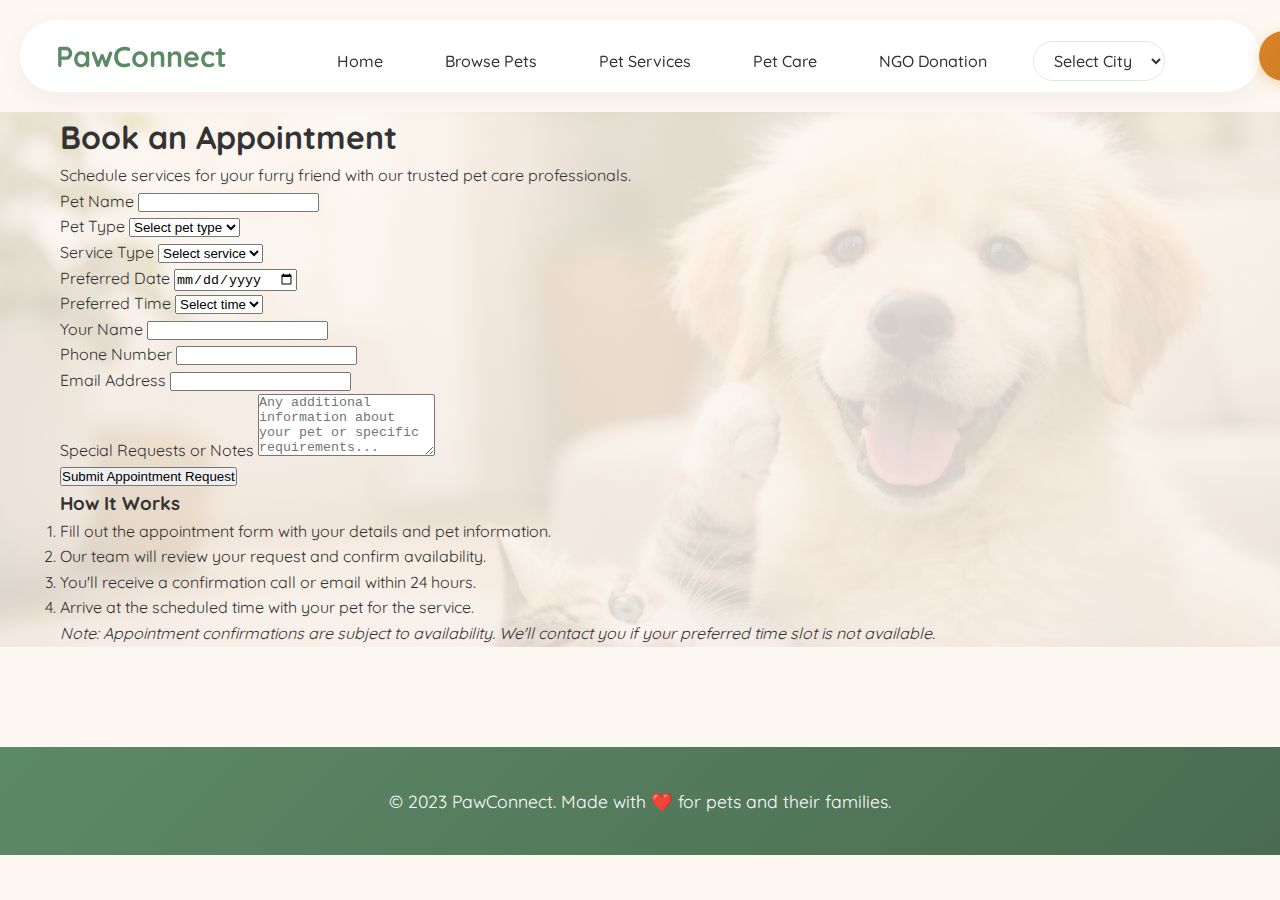
<file: book-appointment.html>
<!DOCTYPE html>
<html lang="en">
<head>
    <meta charset="UTF-8">
    <meta name="viewport" content="width=device-width, initial-scale=1.0">
    <title>Book an Appointment - PawConnect</title>
    <link rel="stylesheet" href="styles.css">
</head>
<body>
    <header>
        <nav class="navbar">
            <div class="nav-container">
                <div class="nav-logo">
                    <h1>PawConnect</h1>
                </div>
                <ul class="nav-links">
                    <li><a href="index.html">Home</a></li>
                    <li><a href="browse-pets.html">Browse Pets</a></li>
                    <li><a href="pet-services.html">Pet Services</a></li>
                    <li><a href="pet-care.html">Pet Care</a></li>
                    <li><a href="ngo-donation.html">NGO Donation</a></li>
                    <li>
                        <select id="global-location-select" class="nav-select">
                            <option value="">Select City</option>
                            <option value="mumbai">Mumbai</option>
                            <option value="delhi">Delhi</option>
                            <option value="bangalore">Bangalore</option>
                        </select>
                    </li>
                </ul>
                <div class="nav-button">
                    <a href="book-appointment.html" class="btn-appointment">Book an Appointment</a>
                </div>
            </div>
        </nav>
    </header>

    <main>
        <section class="page-header">
            <div class="container">
                <h1>Book an Appointment</h1>
                <p>Schedule services for your furry friend with our trusted pet care professionals.</p>
            </div>
        </section>

        <section class="appointment-section">
            <div class="container">
                <div class="appointment-form-container">
                    <form class="appointment-form" id="appointment-form">
                        <div class="form-group">
                            <label for="pet-name">Pet Name</label>
                            <input type="text" id="pet-name" name="pet-name" required>
                        </div>
                        <div class="form-group">
                            <label for="pet-type">Pet Type</label>
                            <select id="pet-type" name="pet-type" required>
                                <option value="">Select pet type</option>
                                <option value="dog">Dog</option>
                                <option value="cat">Cat</option>
                                <option value="bird">Bird</option>
                                <option value="other">Other</option>
                            </select>
                        </div>
                        <div class="form-group">
                            <label for="service-type">Service Type</label>
                            <select id="service-type" name="service-type" required>
                                <option value="">Select service</option>
                                <option value="grooming">Grooming</option>
                                <option value="vet-checkup">Vet Checkup</option>
                                <option value="vaccination">Vaccination</option>
                                <option value="training">Training</option>
                                <option value="boarding">Boarding</option>
                            </select>
                        </div>
                        <div class="form-group">
                            <label for="appointment-date">Preferred Date</label>
                            <input type="date" id="appointment-date" name="appointment-date" required>
                        </div>
                        <div class="form-group">
                            <label for="appointment-time">Preferred Time</label>
                            <select id="appointment-time" name="appointment-time" required>
                                <option value="">Select time</option>
                                <option value="9:00">9:00 AM</option>
                                <option value="10:00">10:00 AM</option>
                                <option value="11:00">11:00 AM</option>
                                <option value="12:00">12:00 PM</option>
                                <option value="14:00">2:00 PM</option>
                                <option value="15:00">3:00 PM</option>
                                <option value="16:00">4:00 PM</option>
                                <option value="17:00">5:00 PM</option>
                            </select>
                        </div>
                        <div class="form-group">
                            <label for="contact-name">Your Name</label>
                            <input type="text" id="contact-name" name="contact-name" required>
                        </div>
                        <div class="form-group">
                            <label for="contact-phone">Phone Number</label>
                            <input type="tel" id="contact-phone" name="contact-phone" required>
                        </div>
                        <div class="form-group">
                            <label for="contact-email">Email Address</label>
                            <input type="email" id="contact-email" name="contact-email" required>
                        </div>
                        <div class="form-group">
                            <label for="special-requests">Special Requests or Notes</label>
                            <textarea id="special-requests" name="special-requests" rows="4" placeholder="Any additional information about your pet or specific requirements..."></textarea>
                        </div>
                        <button type="submit">Submit Appointment Request</button>
                    </form>
                </div>

                <div class="appointment-info">
                    <h3>How It Works</h3>
                    <ol>
                        <li>Fill out the appointment form with your details and pet information.</li>
                        <li>Our team will review your request and confirm availability.</li>
                        <li>You'll receive a confirmation call or email within 24 hours.</li>
                        <li>Arrive at the scheduled time with your pet for the service.</li>
                    </ol>
                    <p><em>Note: Appointment confirmations are subject to availability. We'll contact you if your preferred time slot is not available.</em></p>
                </div>
            </div>
        </section>
    </main>

    <footer>
        <div class="container">
            <p>&copy; 2023 PawConnect. Made with ❤️ for pets and their families.</p>
        </div>
    </footer>

    <script src="script.js"></script>
</body>
</html>
</file>
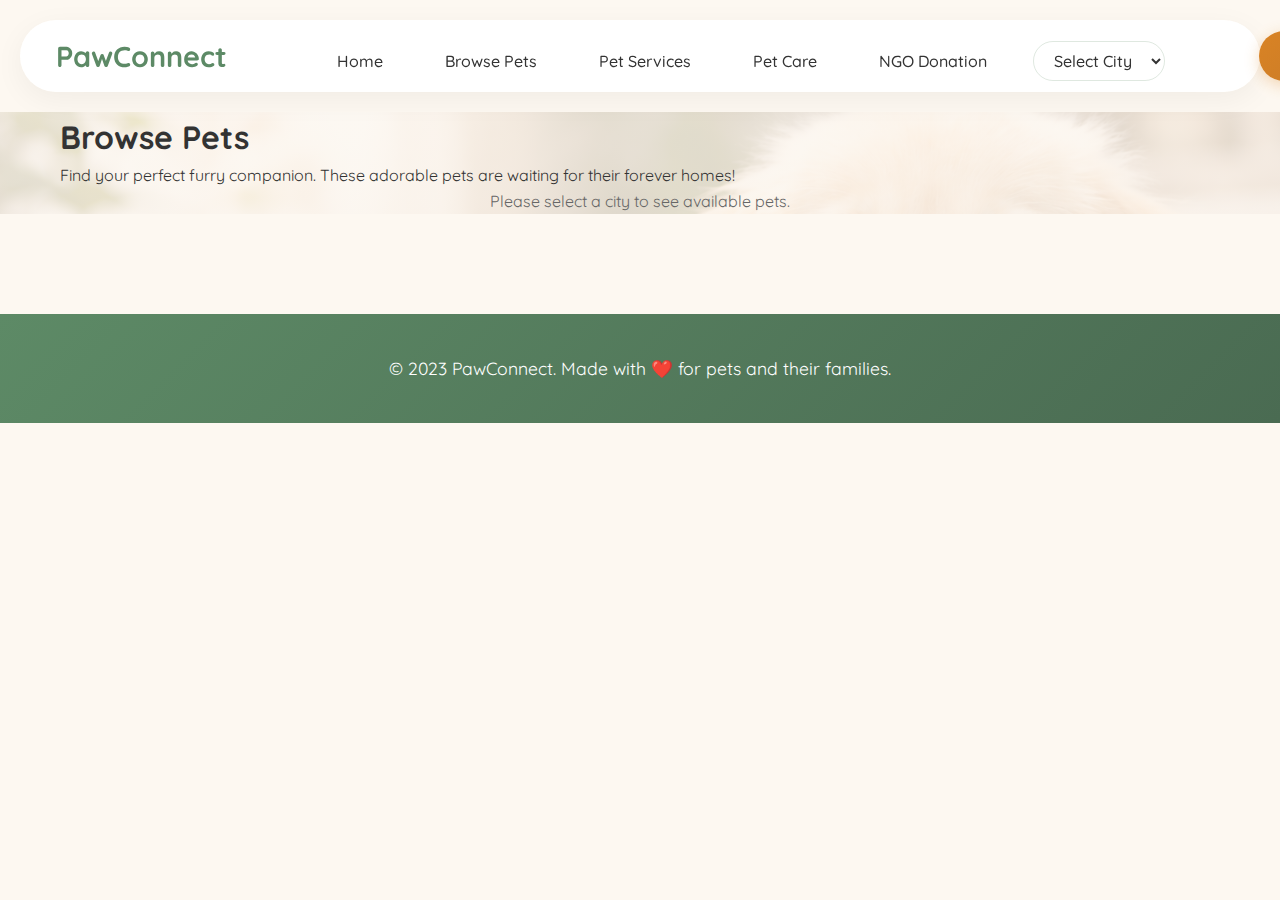
<file: browse-pets.html>
<!DOCTYPE html>
<html lang="en">
<head>
    <meta charset="UTF-8">
    <meta name="viewport" content="width=device-width, initial-scale=1.0">
    <title>Browse Pets - PawConnect</title>
    <link rel="stylesheet" href="styles.css">
</head>
<body>
    <header>
        <nav class="navbar">
            <div class="nav-container">
                <div class="nav-logo">
                    <h1>PawConnect</h1>
                </div>
                <ul class="nav-links">
                    <li><a href="index.html">Home</a></li>
                    <li><a href="browse-pets.html">Browse Pets</a></li>
                    <li><a href="pet-services.html">Pet Services</a></li>
                    <li><a href="pet-care.html">Pet Care</a></li>
                    <li><a href="ngo-donation.html">NGO Donation</a></li>
                    <li>
                        <select id="global-location-select" class="nav-select">
                            <option value="">Select City</option>
                            <option value="mumbai">Mumbai</option>
                            <option value="delhi">Delhi</option>
                            <option value="bangalore">Bangalore</option>
                        </select>
                    </li>
                </ul>
                <div class="nav-button">
                    <a href="book-appointment.html" class="btn-appointment">Book an Appointment</a>
                </div>
            </div>
        </nav>
    </header>

    <main>
        <section class="page-header">
            <div class="container">
                <h1>Browse Pets</h1>
                <p>Find your perfect furry companion. These adorable pets are waiting for their forever homes!</p>

            </div>
        </section>

        <section class="pet-list-section">
            <div class="container">
                <div class="pet-grid pet-list">
                    <!-- Pets will be loaded here dynamically -->
                    <p style="grid-column: 1/-1; text-align: center; color: #666;">Please select a city to see available pets.</p>
                </div>
            </div>
        </section>
    </main>

    <footer>
        <div class="container">
            <p>&copy; 2023 PawConnect. Made with ❤️ for pets and their families.</p>
        </div>
    </footer>
    <script src="script.js"></script>
</body>
</html>
</file>
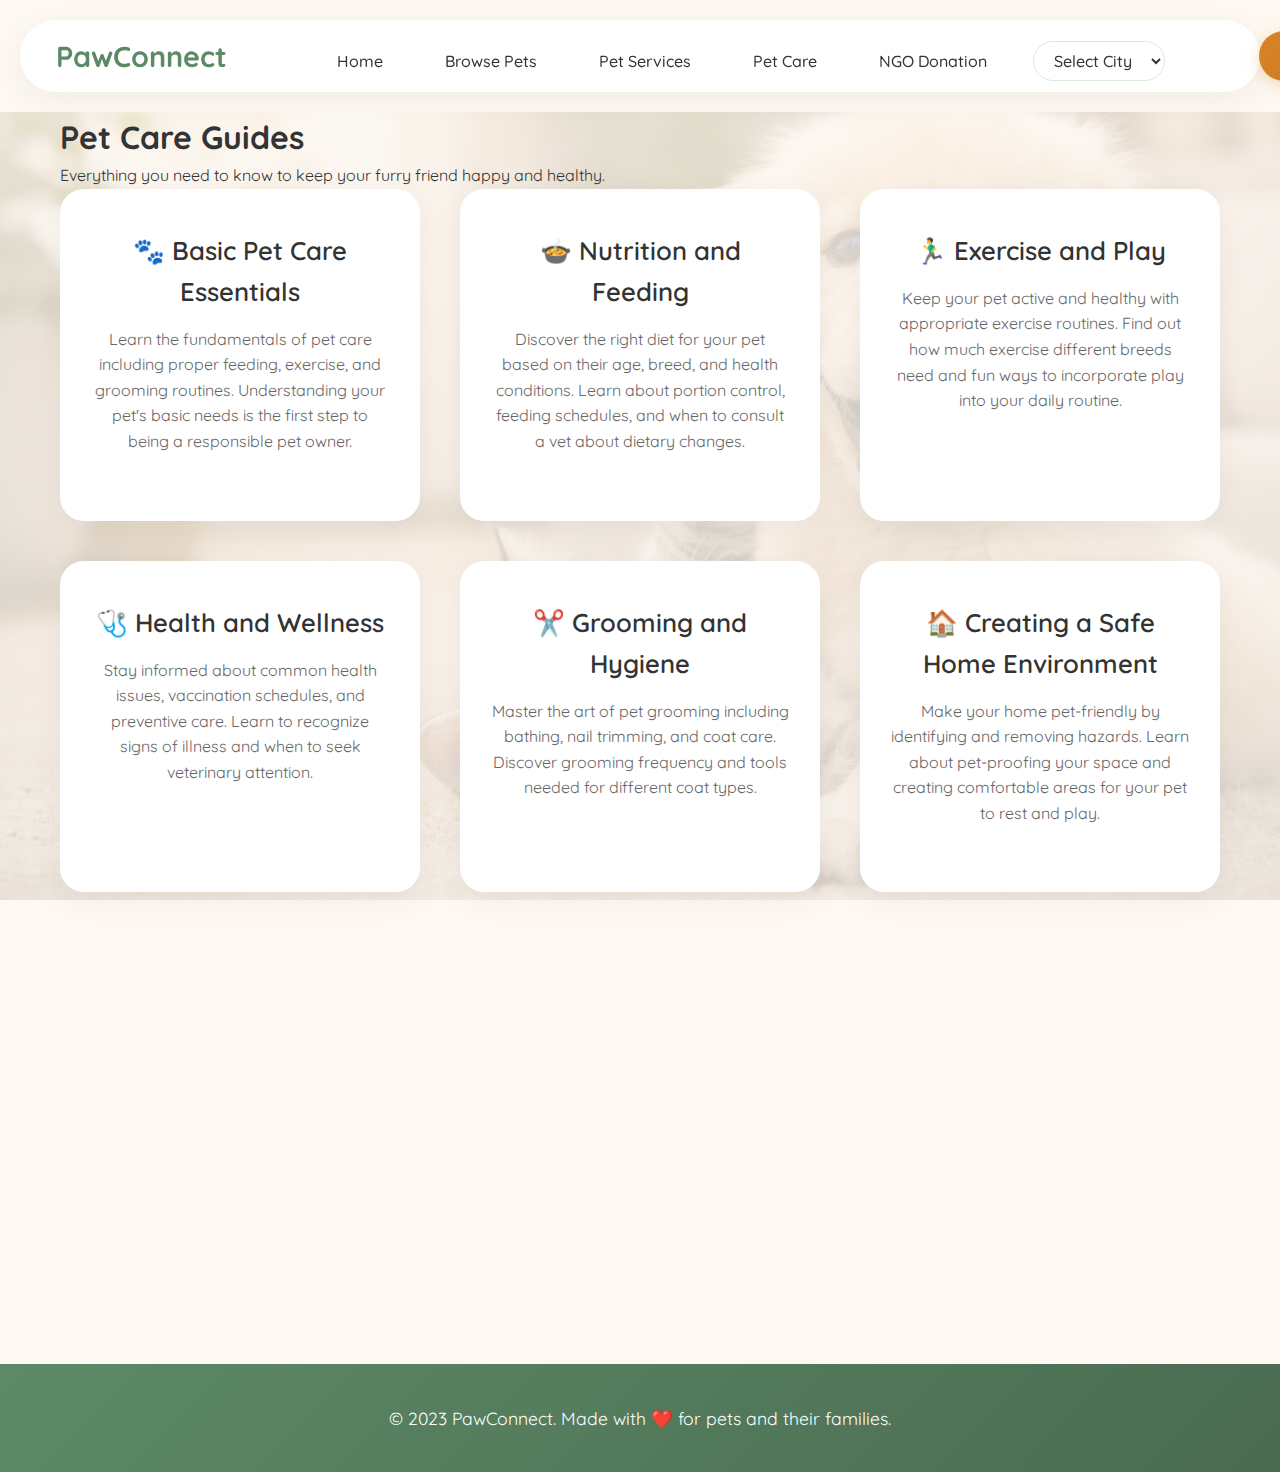
<file: pet-care.html>
<!DOCTYPE html>
<html lang="en">
<head>
    <meta charset="UTF-8">
    <meta name="viewport" content="width=device-width, initial-scale=1.0">
    <title>Pet Care - PawConnect</title>
    <link rel="stylesheet" href="styles.css">
</head>
<body>
    <header>
        <nav class="navbar">
            <div class="nav-container">
                <div class="nav-logo">
                    <h1>PawConnect</h1>
                </div>
                <ul class="nav-links">
                    <li><a href="index.html">Home</a></li>
                    <li><a href="browse-pets.html">Browse Pets</a></li>
                    <li><a href="pet-services.html">Pet Services</a></li>
                    <li><a href="pet-care.html">Pet Care</a></li>
                    <li><a href="ngo-donation.html">NGO Donation</a></li>
                    <li>
                        <select id="global-location-select" class="nav-select">
                            <option value="">Select City</option>
                            <option value="mumbai">Mumbai</option>
                            <option value="delhi">Delhi</option>
                            <option value="bangalore">Bangalore</option>
                        </select>
                    </li>
                </ul>
                <div class="nav-button">
                    <a href="book-appointment.html" class="btn-appointment">Book an Appointment</a>
                </div>
            </div>
        </nav>
    </header>

    <main>
        <section class="page-header">
            <div class="container">
                <h1>Pet Care Guides</h1>
                <p>Everything you need to know to keep your furry friend happy and healthy.</p>
            </div>
        </section>

        <section class="care-section">
            <div class="container">
                <div class="care-grid">
                    <div class="care-card">
                        <h3>🐾 Basic Pet Care Essentials</h3>
                        <p>Learn the fundamentals of pet care including proper feeding, exercise, and grooming routines. Understanding your pet's basic needs is the first step to being a responsible pet owner.</p>
                    </div>
                    <div class="care-card">
                        <h3>🍲 Nutrition and Feeding</h3>
                        <p>Discover the right diet for your pet based on their age, breed, and health conditions. Learn about portion control, feeding schedules, and when to consult a vet about dietary changes.</p>
                    </div>
                    <div class="care-card">
                        <h3>🏃‍♂️ Exercise and Play</h3>
                        <p>Keep your pet active and healthy with appropriate exercise routines. Find out how much exercise different breeds need and fun ways to incorporate play into your daily routine.</p>
                    </div>
                    <div class="care-card">
                        <h3>🩺 Health and Wellness</h3>
                        <p>Stay informed about common health issues, vaccination schedules, and preventive care. Learn to recognize signs of illness and when to seek veterinary attention.</p>
                    </div>
                    <div class="care-card">
                        <h3>✂️ Grooming and Hygiene</h3>
                        <p>Master the art of pet grooming including bathing, nail trimming, and coat care. Discover grooming frequency and tools needed for different coat types.</p>
                    </div>
                    <div class="care-card">
                        <h3>🏠 Creating a Safe Home Environment</h3>
                        <p>Make your home pet-friendly by identifying and removing hazards. Learn about pet-proofing your space and creating comfortable areas for your pet to rest and play.</p>
                    </div>
                    <div class="care-card">
                        <h3>🎓 Training and Behavior</h3>
                        <p>Understand basic training techniques and positive reinforcement methods. Learn how to address common behavioral issues and build a strong bond with your pet.</p>
                    </div>
                    <div class="care-card">
                        <h3>👶 Caring for Different Life Stages</h3>
                        <p>Adjust your care routine as your pet ages. Learn about the specific needs of puppies/kittens, adult pets, and senior pets to ensure they thrive at every stage.</p>
                    </div>
                </div>
            </div>
        </section>
    </main>

    <footer>
        <div class="container">
            <p>&copy; 2023 PawConnect. Made with ❤️ for pets and their families.</p>
        </div>
    </footer>
    <script src="script.js"></script>
</body>
</html>
</file>
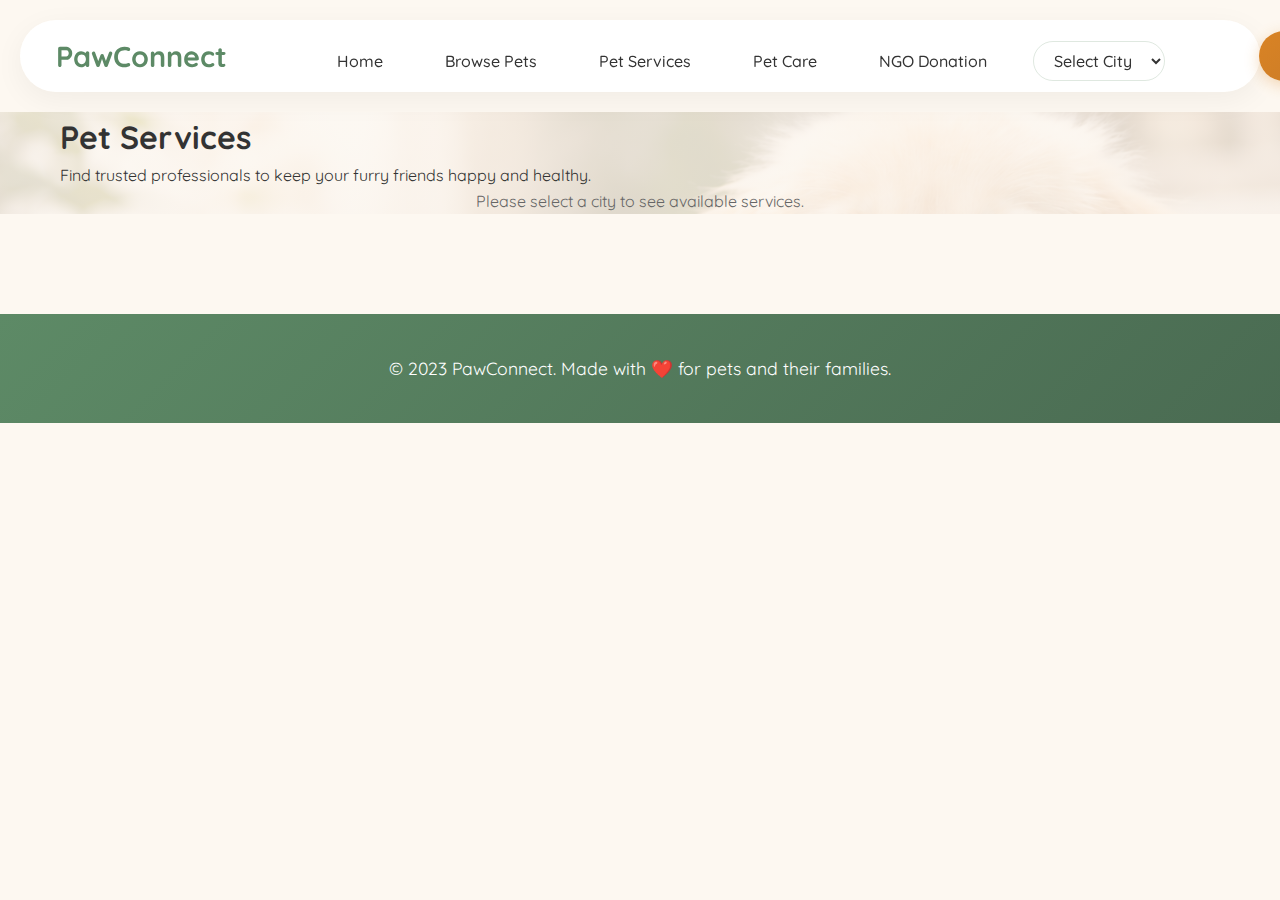
<file: pet-services.html>
<!DOCTYPE html>
<html lang="en">
<head>
    <meta charset="UTF-8">
    <meta name="viewport" content="width=device-width, initial-scale=1.0">
    <title>Pet Services - PawConnect</title>
    <link rel="stylesheet" href="styles.css">
</head>
<body>
    <header>
        <nav class="navbar">
            <div class="nav-container">
                <div class="nav-logo">
                    <h1>PawConnect</h1>
                </div>
                <ul class="nav-links">
                    <li><a href="index.html">Home</a></li>
                    <li><a href="browse-pets.html">Browse Pets</a></li>
                    <li><a href="pet-services.html">Pet Services</a></li>
                    <li><a href="pet-care.html">Pet Care</a></li>
                    <li><a href="ngo-donation.html">NGO Donation</a></li>
                    <li>
                        <select id="global-location-select" class="nav-select">
                            <option value="">Select City</option>
                            <option value="mumbai">Mumbai</option>
                            <option value="delhi">Delhi</option>
                            <option value="bangalore">Bangalore</option>
                        </select>
                    </li>
                </ul>
                <div class="nav-button">
                    <a href="book-appointment.html" class="btn-appointment">Book an Appointment</a>
                </div>
            </div>
        </nav>
    </header>

    <main>
        <section class="page-header">
            <div class="container">
                <h1>Pet Services</h1>
                <p>Find trusted professionals to keep your furry friends happy and healthy.</p>

            </div>
        </section>

        <section class="services-section">
            <div class="container">
                <div class="service-grid service-list">
                    <!-- Services will be loaded here dynamically -->
                    <p style="grid-column: 1/-1; text-align: center; color: #666;">Please select a city to see available services.</p>
                </div>
            </div>
        </section>
    </main>

    <footer>
        <div class="container">
            <p>&copy; 2023 PawConnect. Made with ❤️ for pets and their families.</p>
        </div>
    </footer>
    <script src="script.js"></script>
</body>
</html>
</file>
<file: styles.css>
/* Import Google Fonts */
@import url('https://fonts.googleapis.com/css2?family=Quicksand:wght@300;400;500;600;700&display=swap');

/* Basic Reset */
* {
    margin: 0;
    padding: 0;
    box-sizing: border-box;
}

body {
    font-family: 'Quicksand', sans-serif;
    line-height: 1.6;
    color: #333333;
    background-color: #FDF8F1;
}

/* Navbar - Floating White Pill */
.navbar {
    background: rgba(255, 255, 255, 0.95);
    backdrop-filter: blur(10px);
    border-radius: 50px;
    box-shadow: 0 8px 30px rgba(0,0,0,0.05);
    position: sticky;
    top: 20px;
    z-index: 1000;
    margin: 20px;
    border: 1px solid rgba(255, 255, 255, 0.2);
}

.nav-container {
    max-width: 1200px;
    /* margin: 0 auto; */
    padding: 0 30px;
    display: flex;
    justify-content: space-between;
    align-items: center;
    height: 70px;
}

.nav-left {
    display: flex;
    align-items: center;
    gap: 40px;
}

.nav-logo {
    margin-left: 5px;
}

.nav-logo h1 {
    color: #5D8A66;
    font-size: 1.8em;
    font-weight: 700;
    text-shadow: none;
}

.nav-links {
    display: flex;
    list-style: none;
    gap: 30px;
    margin-top: 17px;
}

.nav-links a {
    color: #333333;
    text-decoration: none;
    font-weight: 500;
    padding: 8px 16px;
    border-radius: 20px;
    transition: all 0.3s ease;
}

.nav-links a:hover {
    background-color: rgba(93, 138, 102, 0.1);
    color: #5D8A66;
}

.nav-select {
    padding: 8px 16px;
    border-radius: 20px;
    border: 1px solid rgba(93, 138, 102, 0.2);
    background-color: transparent;
    color: #333333;
    font-family: 'Quicksand', sans-serif;
    font-weight: 500;
    font-size: 1em;
    cursor: pointer;
    transition: all 0.3s ease;
    outline: none;
    margin-top: -25px;
}

.nav-select:hover, .nav-select:focus {
    background-color: rgba(93, 138, 102, 0.1);
    border-color: #5D8A66;
    color: #5D8A66;
}

.nav-select option {
    background-color: #fff;
    color: #333;
}

.nav-button {
    flex-shrink: 0;
    margin-right: -280px;
}

.nav-button .btn-appointment {
    background: linear-gradient(135deg, #D98324 0%, #B8732D 100%);
    color: white;
    padding: 12px 24px;
    border-radius: 25px;
    text-decoration: none;
    font-weight: 600;
    box-shadow: 0 4px 15px rgba(217, 131, 36, 0.3);
    transition: all 0.3s ease;
    white-space: nowrap;
    display: inline-block;
}

.nav-button .btn-appointment:hover {
    transform: translateY(-2px);
    box-shadow: 0 12px 40px rgba(217, 131, 36, 0.4);
}

/* Main Section Background */
main {
    background: linear-gradient(rgba(253, 248, 241, 0.85), rgba(245, 240, 232, 0.85)), url('home page photo.png');
    background-size: cover;
    background-position: center;
    background-attachment: fixed;
    background-repeat: no-repeat;
    position: relative;
    z-index: 1;
}

/* Container */
.container {
    max-width: 1200px;
    margin: 0 auto;
    padding: 0 20px;
}

/* Hero Section - Two Column Layout */
.hero {
    background: url('home page photo.png');
    background-size: cover;
    background-position: center;
    background-repeat: no-repeat;
    padding: 100px 0;
    display: flex;
    align-items: center;
    min-height: 70vh;
    gap: 60px;
}

.hero-content {
    flex: 1;
    padding: 0 40px;
}

.hero h2 {
    font-size: 3.5em;
    margin-bottom: 20px;
    color: #333333;
    font-weight: 700;
    line-height: 1.2;
}

.hero p {
    font-size: 1.4em;
    margin-bottom: 40px;
    color: #000000;
    font-weight: 500;
    line-height: 1.6;
}

.hero-buttons {
    display: flex;
    gap: 20px;
}

.btn-primary, .btn-secondary {
    padding: 16px 32px;
    border-radius: 24px;
    text-decoration: none;
    font-weight: 600;
    font-size: 1.1em;
    transition: all 0.3s ease;
    display: inline-block;
    box-shadow: 0 8px 30px rgba(0,0,0,0.05);
}

.btn-primary {
    background: linear-gradient(135deg, #5D8A66 0%, #4A6B52 100%);
    color: white;
    box-shadow: 0 8px 30px rgba(93, 138, 102, 0.3);
}

.btn-primary:hover {
    transform: translateY(-3px);
    box-shadow: 0 12px 40px rgba(93, 138, 102, 0.4);
}

.btn-secondary {
    background: linear-gradient(135deg, #D98324 0%, #B8732D 100%);
    color: white;
    box-shadow: 0 8px 30px rgba(217, 131, 36, 0.3);
}

.btn-secondary:hover {
    transform: translateY(-3px);
    box-shadow: 0 12px 40px rgba(217, 131, 36, 0.4);
}

.hero-image {
    flex: 1;
    text-align: center;
    padding: 0 40px;
}

.hero-image img {
    width: 100%;
    height: 100%;
    object-fit: cover;
    border-radius: 24px;
    box-shadow: 0 20px 60px rgba(0,0,0,0.1);
    opacity: 1;
}

/* Features Section */
.features {
    padding: 100px 0;
    background-color: #FDF8F1;
}

.features h2 {
    text-align: center;
    font-size: 2.5em;
    margin-bottom: 60px;
    color: #333333;
    font-weight: 700;
}

.feature-grid, .pet-grid, .service-grid, .ngo-grid, .care-grid {
    display: grid;
    grid-template-columns: repeat(auto-fit, minmax(280px, 1fr));
    gap: 40px;
}

.feature-card, .pet-card, .service-card, .ngo-card, .care-card {
    background: white;
    border-radius: 24px;
    padding: 40px 30px;
    text-align: center;
    box-shadow: 0 8px 30px rgba(0,0,0,0.05);
    transition: all 0.3s ease;
    border: 1px solid rgba(255, 255, 255, 0.8);
}

.feature-card:hover, .pet-card:hover, .service-card:hover, .ngo-card:hover, .care-card:hover {
    transform: translateY(-8px) scale(1.02);
    box-shadow: 0 20px 60px rgba(0,0,0,0.1);
}

.feature-card img, .pet-card img, .service-card img, .ngo-card img {
    width: 100px;
    height: 100px;
    border-radius: 50%;
    margin-bottom: 25px;
    object-fit: cover;
    box-shadow: 0 8px 30px rgba(0,0,0,0.05);
    animation: float 6s ease-in-out infinite;
}

.feature-card h3, .pet-card h3, .service-card h3, .ngo-card h3, .care-card h3 {
    font-size: 1.6em;
    margin-bottom: 15px;
    color: #333333;
    font-weight: 600;
}

.feature-card p, .pet-card p, .service-card p, .ngo-card p, .care-card p {
    color: #666;
    margin-bottom: 25px;
    font-weight: 400;
    line-height: 1.6;
}

/* Update animation targets */
.feature-card, .pet-card, .service-card, .ngo-card, .care-card, .hero-content, .hero-image {
    opacity: 0; /* Hidden initially for JS observer */
    transform: translateY(30px);
    transition: opacity 0.8s ease-out, transform 0.8s ease-out;
}

.feature-card.visible, .pet-card.visible, .service-card.visible, .ngo-card.visible, .care-card.visible, .hero-content.visible, .hero-image.visible {
    opacity: 1;
    transform: translateY(0);
}

.btn-link {
    color: #D98324;
    text-decoration: none;
    font-weight: 600;
    border-bottom: 2px solid transparent;
    transition: all 0.3s ease;
    padding: 8px 16px;
    border-radius: 20px;
}

.btn-link:hover {
    border-bottom-color: #D98324;
    background-color: rgba(217, 131, 36, 0.1);
}

/* Footer */
footer {
    background: linear-gradient(135deg, #5D8A66 0%, #4A6B52 100%);
    color: white;
    text-align: center;
    padding: 40px 0;
    margin-top: 100px;
}

footer p {
    font-size: 1.1em;
    font-weight: 400;
}

/* Responsive Design */
@media (max-width: 768px) {
    .navbar {
        margin: 10px;
        padding: 0 20px;
    }

    .nav-container {
        padding: 0 20px;
        height: 60px;
    }

    .nav-left {
        gap: 20px;
    }

    .nav-links {
        gap: 15px;
    }

    .nav-links a {
        padding: 6px 12px;
        font-size: 0.9em;
    }

    .hero {
        flex-direction: column;
        text-align: center;
        padding: 80px 0;
        gap: 40px;
    }

    .hero-content {
        padding: 0 20px;
    }

    .hero h2 {
        font-size: 2.5em;
    }

    .hero p {
        font-size: 1.2em;
    }

    .hero-buttons {
        justify-content: center;
        flex-wrap: wrap;
    }

    .btn-primary, .btn-secondary {
        padding: 14px 28px;
        font-size: 1em;
    }

    .hero-image {
        padding: 0 20px;
    }

    .feature-grid {
        grid-template-columns: 1fr;
        gap: 30px;
    }

    .feature-card {
        padding: 30px 20px;
    }
}

/* Additional Softness and Polish */
* {
    -webkit-font-smoothing: antialiased;
    -moz-osx-font-smoothing: grayscale;
}

/* Subtle animations */
@keyframes fadeInUp {
    from {
        opacity: 0;
        transform: translateY(30px);
    }
    to {
        opacity: 1;
        transform: translateY(0);
    }
}

@keyframes float {
    0% { transform: translateY(0px); }
    50% { transform: translateY(-10px); }
    100% { transform: translateY(0px); }
}

@keyframes pulse-glow {
    0% { box-shadow: 0 0 0 0 rgba(217, 131, 36, 0.4); }
    70% { box-shadow: 0 0 0 10px rgba(217, 131, 36, 0); }
    100% { box-shadow: 0 0 0 0 rgba(217, 131, 36, 0); }
}

.feature-card, .hero-content, .hero-image {
    opacity: 0; /* Hidden initially for JS observer */
    transform: translateY(30px);
    transition: opacity 0.8s ease-out, transform 0.8s ease-out;
}

.feature-card.visible, .hero-content.visible, .hero-image.visible {
    opacity: 1;
    transform: translateY(0);
}

.feature-card:hover {
    transform: translateY(-8px) scale(1.02);
    box-shadow: 0 20px 60px rgba(0,0,0,0.1);
}

.feature-card img {
    width: 100px;
    height: 100px;
    border-radius: 50%;
    margin-bottom: 25px;
    object-fit: cover;
    box-shadow: 0 8px 30px rgba(0,0,0,0.05);
    animation: float 6s ease-in-out infinite;
}

.btn-appointment {
    animation: pulse-glow 2s infinite;
}
</file>
